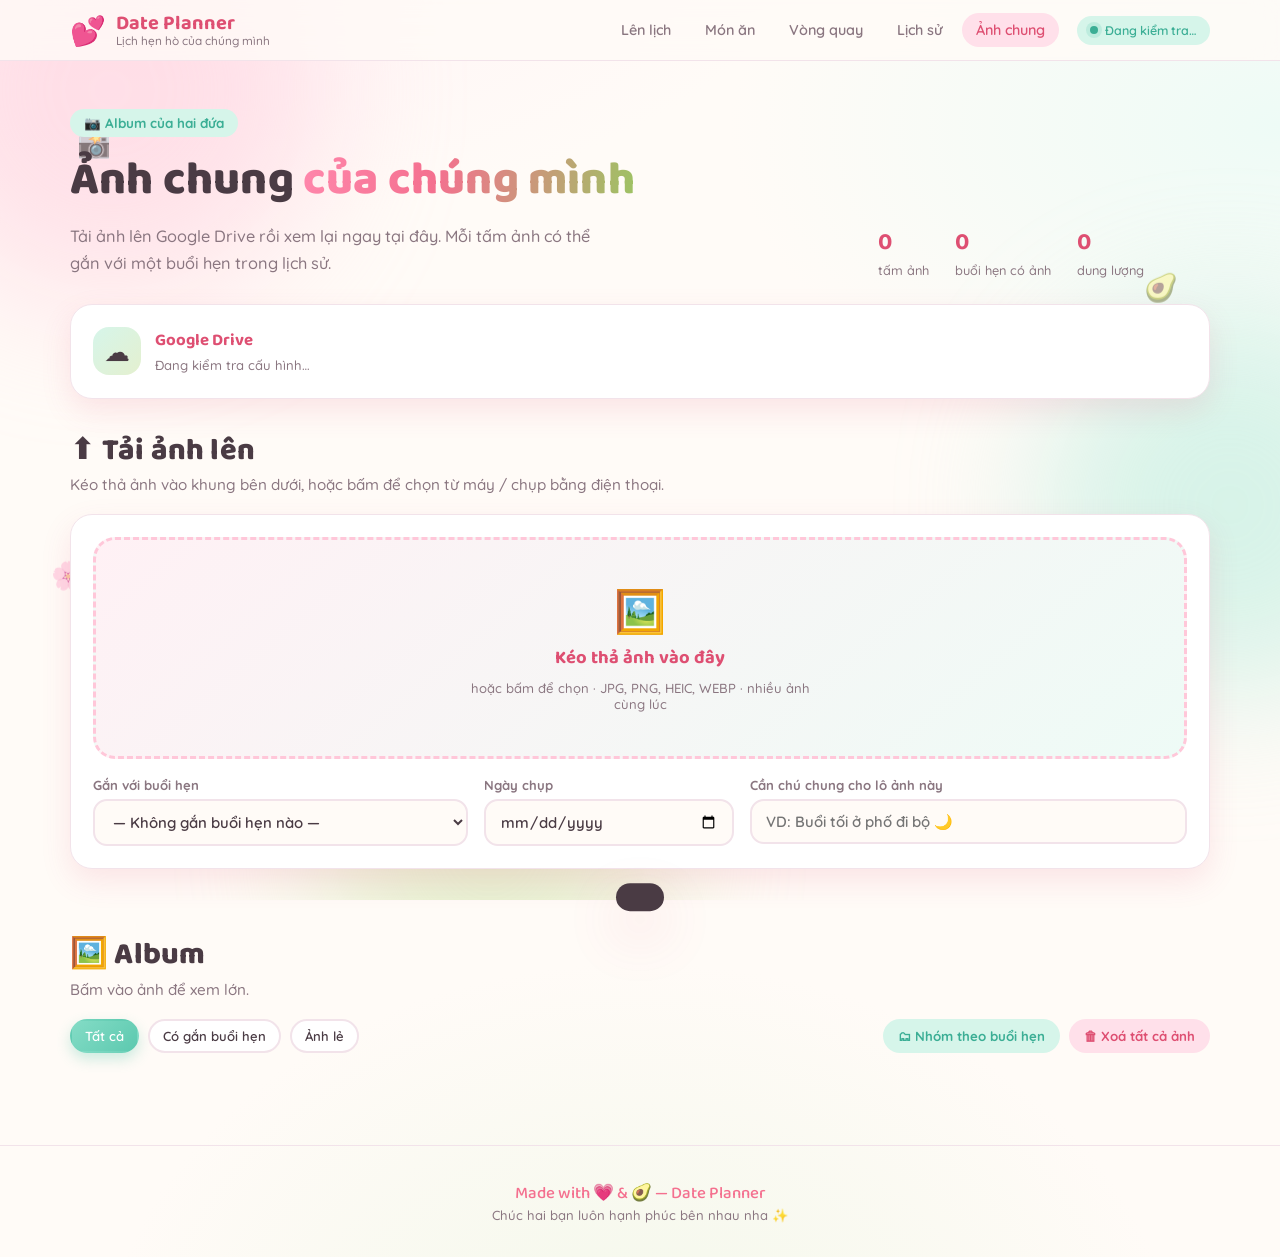
<file: gallery.html>
<!DOCTYPE html>
<html lang="vi">
<head>
<meta charset="UTF-8" />
<meta name="viewport" content="width=device-width, initial-scale=1.0" />
<title>Ảnh Chung 📷 | Date Planner</title>
<meta name="description" content="Album ảnh chung của hai đứa — tải ảnh lên Google Drive và xem ngay trên web." />
<link rel="icon" href="data:image/svg+xml,<svg xmlns='http://www.w3.org/2000/svg' viewBox='0 0 100 100'><text y='.9em' font-size='90'>📷</text></svg>" />
<link rel="preconnect" href="https://fonts.googleapis.com" />
<link rel="preconnect" href="https://fonts.gstatic.com" crossorigin />
<link href="https://fonts.googleapis.com/css2?family=Baloo+2:wght@500;600;700;800&family=Quicksand:wght@400;500;600;700&display=swap" rel="stylesheet" />
<link rel="stylesheet" href="assets/css/style.css" />
</head>
<body>

<div class="bg-decor" aria-hidden="true">
  <span class="blob blob-1"></span>
  <span class="blob blob-2"></span>
  <span class="blob blob-3"></span>
  <span class="float f1">📸</span>
  <span class="float f2">🥑</span>
  <span class="float f3">🌸</span>
  <span class="float f4">🫧</span>
</div>

<header class="site-header">
  <div class="wrap header-inner">
    <a class="brand" href="index.html">
      <span class="brand-emoji">💕</span>
      <span class="brand-text">
        <strong>Date Planner</strong>
        <small>Lịch hẹn hò của chúng mình</small>
      </span>
    </a>
    <nav class="top-nav">
      <a href="index.html#plan">Lên lịch</a>
      <a href="index.html#food">Món ăn</a>
      <a href="index.html#wheel">Vòng quay</a>
      <a href="index.html#history">Lịch sử</a>
      <a href="gallery.html" class="current">Ảnh chung</a>
    </nav>
    <div class="store-badge" id="driveBadge" title="Trạng thái Google Drive">
      <span class="dot"></span><span id="driveBadgeText">Đang kiểm tra…</span>
    </div>
  </div>
</header>

<main id="top">

  <section class="wrap gallery-hero">
    <div>
      <p class="eyebrow">📷 Album của hai đứa</p>
      <h1>Ảnh chung <span class="hl">của chúng mình</span></h1>
      <p class="lead">Tải ảnh lên Google Drive rồi xem lại ngay tại đây. Mỗi tấm ảnh có thể gắn với một buổi hẹn trong lịch sử.</p>
    </div>
    <div class="gallery-stats">
      <div><b id="gsTotal">0</b><span>tấm ảnh</span></div>
      <div><b id="gsDates">0</b><span>buổi hẹn có ảnh</span></div>
      <div><b id="gsSize">0</b><span>dung lượng</span></div>
    </div>
  </section>

  <!-- ---------- Kết nối Drive ---------- -->
  <section class="wrap">
    <div class="card drive-bar" id="driveBar">
      <div class="drive-info">
        <span class="drive-icon">☁️</span>
        <div>
          <b id="driveTitle">Google Drive</b>
          <p class="tiny" id="driveDesc">Đang kiểm tra cấu hình…</p>
        </div>
      </div>
      <div class="drive-actions">
        <button class="btn btn-primary" id="driveSignIn" hidden>Kết nối Google Drive</button>
        <button class="btn btn-ghost btn-mini" id="driveSignOut" hidden>Ngắt kết nối</button>
        <a class="btn btn-ghost btn-mini" id="driveOpen" href="#" target="_blank" rel="noopener" hidden>Mở thư mục Drive ↗</a>
      </div>
    </div>
  </section>

  <!-- ---------- Tải ảnh lên ---------- -->
  <section class="wrap panel" id="upload">
    <div class="panel-head">
      <h2>⬆️ Tải ảnh lên</h2>
      <p>Kéo thả ảnh vào khung bên dưới, hoặc bấm để chọn từ máy / chụp bằng điện thoại.</p>
    </div>

    <div class="card">
      <div class="dropzone" id="dropzone" tabindex="0" role="button" aria-label="Chọn hoặc kéo thả ảnh vào đây">
        <span class="dz-emoji">🖼️</span>
        <b>Kéo thả ảnh vào đây</b>
        <span class="tiny">hoặc bấm để chọn · JPG, PNG, HEIC, WEBP · nhiều ảnh cùng lúc</span>
        <input type="file" id="fileInput" accept="image/*" multiple hidden />
      </div>

      <div class="upload-meta">
        <label class="field">
          <span>Gắn với buổi hẹn</span>
          <select id="linkDate" class="select"><option value="">— Không gắn buổi hẹn nào —</option></select>
        </label>
        <label class="field">
          <span>Ngày chụp</span>
          <input type="date" id="takenAt" />
        </label>
        <label class="field">
          <span>Cần chú chung cho lô ảnh này</span>
          <input type="text" id="captionInput" placeholder="VD: Buổi tối ở phố đi bộ 🌙" />
        </label>
      </div>

      <div class="queue" id="queue" hidden></div>
    </div>
  </section>

  <!-- ---------- Album ---------- -->
  <section class="wrap panel" id="album">
    <div class="panel-head">
      <h2>🖼️ Album</h2>
      <p>Bấm vào ảnh để xem lớn.</p>
    </div>

    <div class="history-toolbar">
      <div class="chip-row small" id="albumFilters">
        <button class="chip active" data-gf="all">Tất cả</button>
        <button class="chip" data-gf="linked">Có gắn buổi hẹn</button>
        <button class="chip" data-gf="free">Ảnh lẻ</button>
      </div>
      <div class="history-tools">
        <button class="btn btn-mini" id="groupToggle">🗂 Nhóm theo buổi hẹn</button>
        <button class="btn btn-mini btn-danger" id="clearPhotos">🗑 Xoá tất cả ảnh</button>
      </div>
    </div>

    <div id="albumBody"></div>
  </section>

</main>

<footer class="site-footer">
  <div class="wrap">
    <p>Made with 💗 &amp; 🥑 — Date Planner</p>
    <p class="tiny">Chúc hai bạn luôn hạnh phúc bên nhau nha ✨</p>
  </div>
</footer>

<!-- Lightbox -->
<div class="lightbox" id="lightbox" hidden>
  <button class="lb-close" id="lbClose" aria-label="Đóng">×</button>
  <button class="lb-nav lb-prev" id="lbPrev" aria-label="Ảnh trước">‹</button>
  <figure class="lb-figure">
    <img id="lbImg" alt="" />
    <figcaption id="lbCap"></figcaption>
  </figure>
  <button class="lb-nav lb-next" id="lbNext" aria-label="Ảnh sau">›</button>
</div>

<div class="toast" id="toast" role="status" aria-live="polite"></div>

<script type="module" src="assets/js/gallery.js"></script>
</body>
</html>
</file>
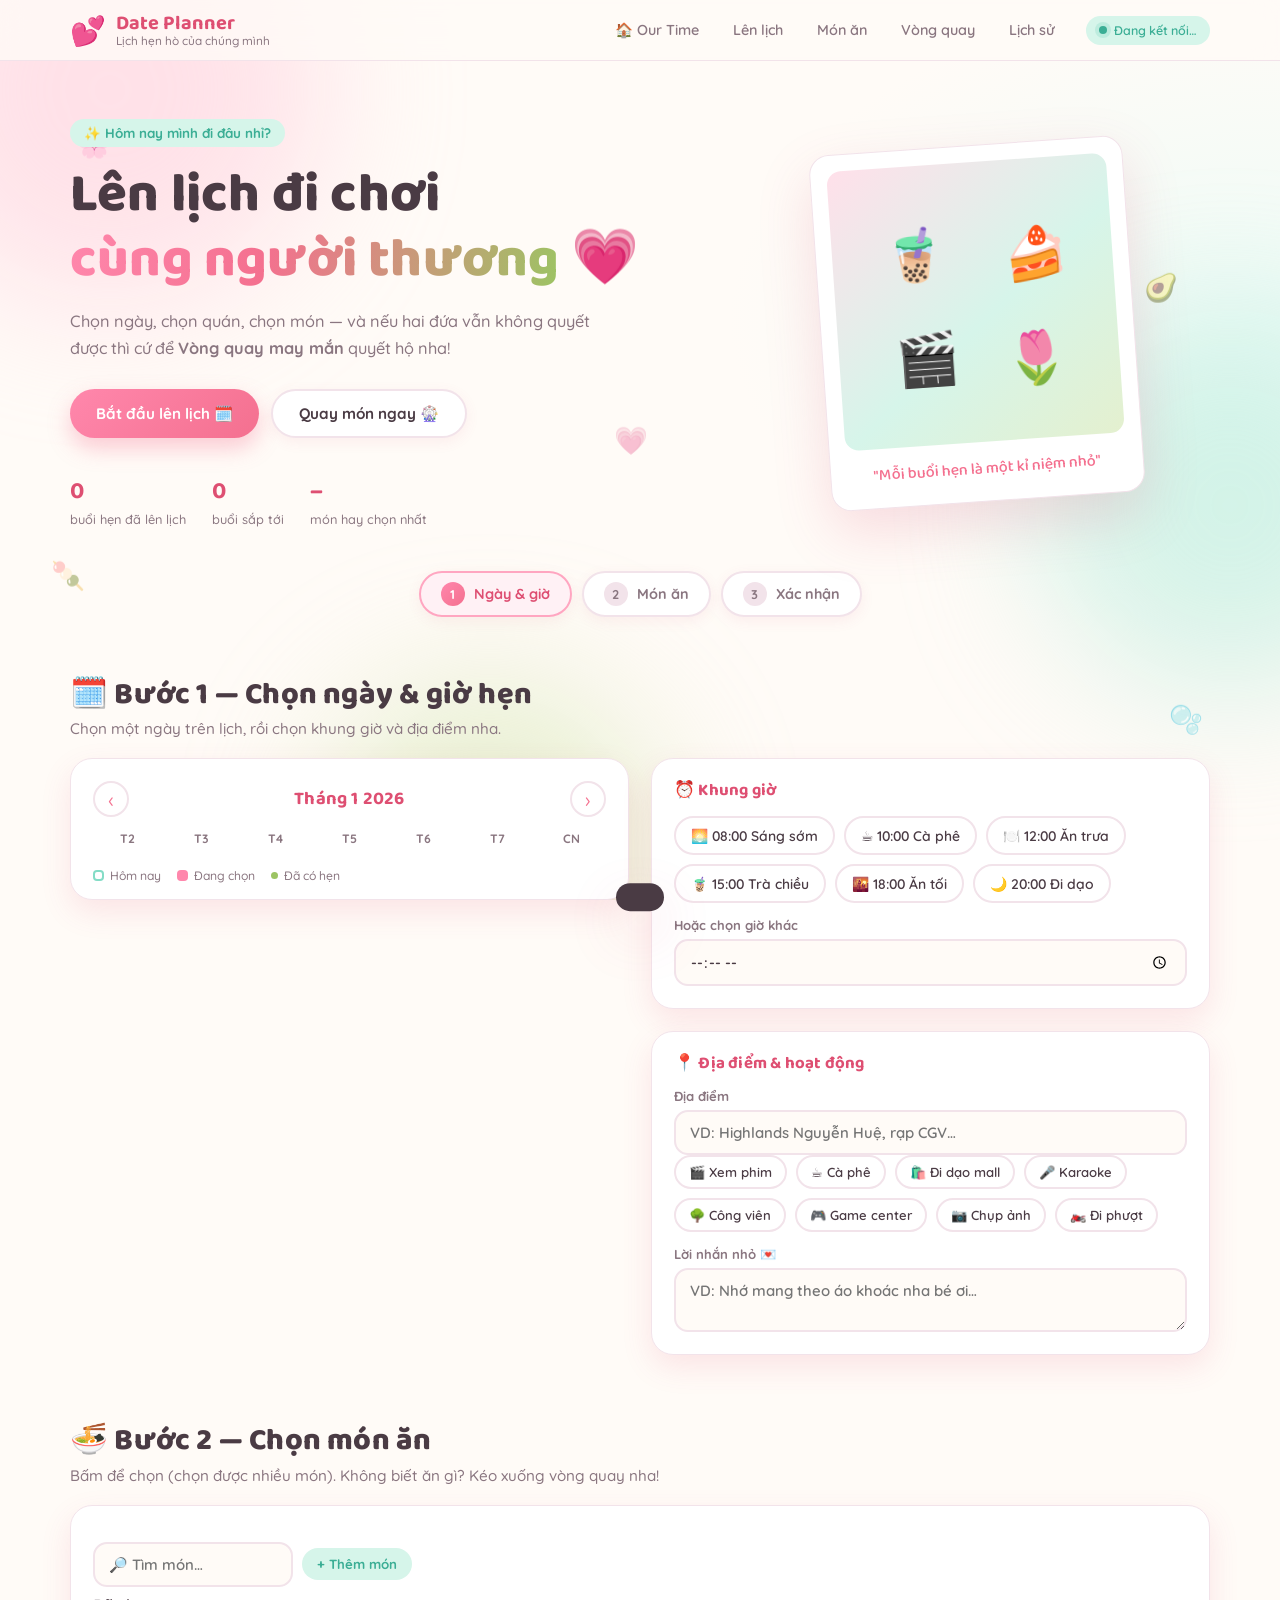
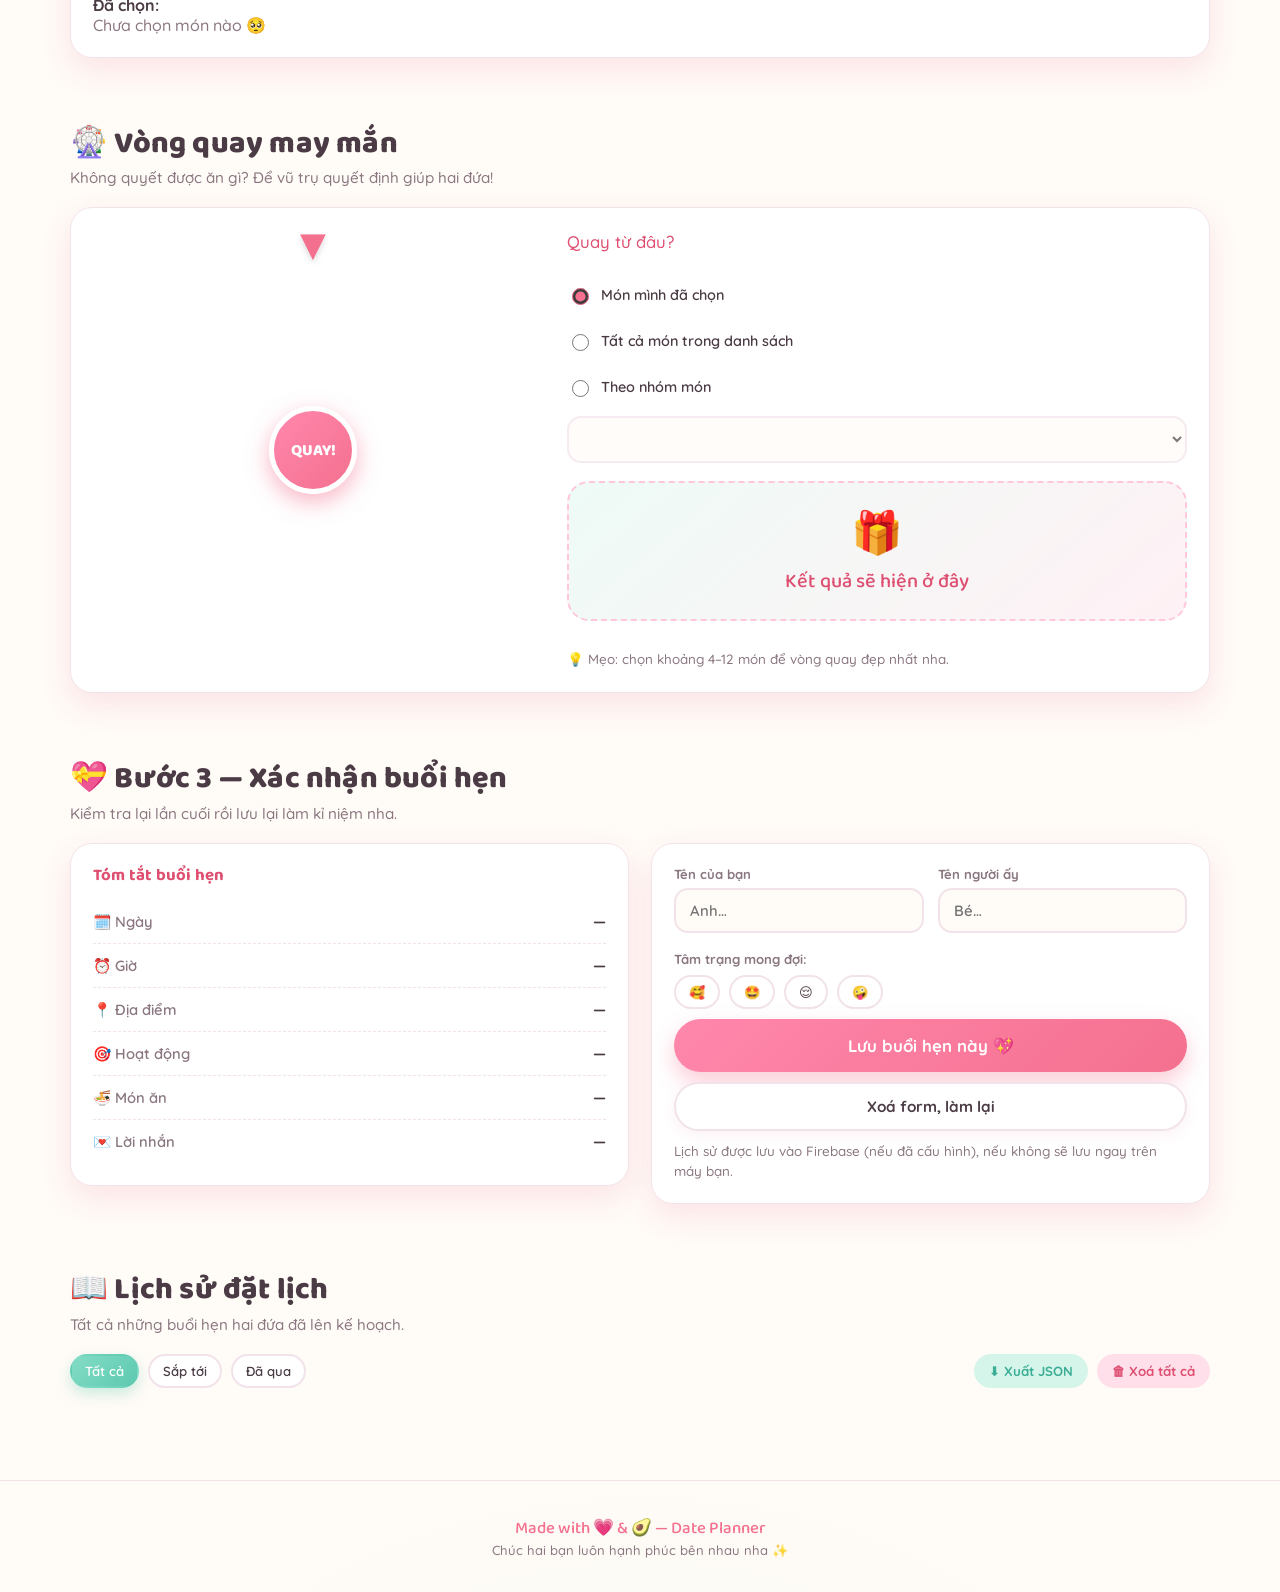
<file: planner.html>
<!DOCTYPE html>
<html lang="vi">
<head>
<meta charset="UTF-8" />
<meta name="viewport" content="width=device-width, initial-scale=1.0" />
<title>Lịch Hẹn Hò 💕 | Date Planner</title>
<meta name="description" content="Lên lịch đi chơi cùng người thương: chọn ngày, chọn món ăn, quay random món và lưu lại lịch sử." />
<link rel="icon" href="data:image/svg+xml,<svg xmlns='http://www.w3.org/2000/svg' viewBox='0 0 100 100'><text y='.9em' font-size='90'>💕</text></svg>" />
<link rel="preconnect" href="https://fonts.googleapis.com" />
<link rel="preconnect" href="https://fonts.gstatic.com" crossorigin />
<link href="https://fonts.googleapis.com/css2?family=Baloo+2:wght@500;600;700;800&family=Quicksand:wght@400;500;600;700&display=swap" rel="stylesheet" />
<link rel="stylesheet" href="assets/css/style.css" />
</head>
<body>

<div class="bg-decor" aria-hidden="true">
  <span class="blob blob-1"></span>
  <span class="blob blob-2"></span>
  <span class="blob blob-3"></span>
  <span class="float f1">🌸</span>
  <span class="float f2">🥑</span>
  <span class="float f3">🍡</span>
  <span class="float f4">🫧</span>
  <span class="float f5">💗</span>
</div>

<!-- ============ HEADER ============ -->
<header class="site-header">
  <div class="wrap header-inner">
    <a class="brand" href="index.html" title="Về trang chủ Our Time">
      <span class="brand-emoji">💕</span>
      <span class="brand-text">
        <strong>Date Planner</strong>
        <small>Lịch hẹn hò của chúng mình</small>
      </span>
    </a>
    <nav class="top-nav">
      <a href="index.html">🏠 Our Time</a>
      <a href="#plan">Lên lịch</a>
      <a href="#food">Món ăn</a>
      <a href="#wheel">Vòng quay</a>
      <a href="#history">Lịch sử</a>
    </nav>
    <div class="store-badge" id="storeBadge" title="Trạng thái lưu trữ">
      <span class="dot"></span><span id="storeBadgeText">Đang kết nối…</span>
    </div>
  </div>
</header>

<main id="top">

  <!-- ============ HERO ============ -->
  <section class="hero wrap">
    <div class="hero-text">
      <p class="eyebrow">✨ Hôm nay mình đi đâu nhỉ?</p>
      <h1>Lên lịch đi chơi<br /><span class="hl">cùng người thương</span> 💗</h1>
      <p class="lead">Chọn ngày, chọn quán, chọn món — và nếu hai đứa vẫn không quyết được thì cứ để <b>Vòng quay may mắn</b> quyết hộ nha!</p>
      <div class="hero-actions">
        <a href="#plan" class="btn btn-primary">Bắt đầu lên lịch 🗓️</a>
        <a href="#wheel" class="btn btn-ghost">Quay món ngay 🎡</a>
      </div>
      <div class="hero-stats">
        <div><b id="statCount">0</b><span>buổi hẹn đã lên lịch</span></div>
        <div><b id="statUpcoming">0</b><span>buổi sắp tới</span></div>
        <div><b id="statFav">–</b><span>món hay chọn nhất</span></div>
      </div>
    </div>
    <div class="hero-card">
      <div class="polaroid">
        <div class="polaroid-img">
          <span class="pi pi-1">🧋</span><span class="pi pi-2">🍰</span><span class="pi pi-3">🎬</span><span class="pi pi-4">🌷</span>
        </div>
        <p class="polaroid-cap">"Mỗi buổi hẹn là một kỉ niệm nhỏ"</p>
      </div>
    </div>
  </section>

  <!-- ============ STEPPER ============ -->
  <div class="wrap">
    <ol class="stepper" id="stepper">
      <li class="active" data-step="1"><span>1</span>Ngày &amp; giờ</li>
      <li data-step="2"><span>2</span>Món ăn</li>
      <li data-step="3"><span>3</span>Xác nhận</li>
    </ol>
  </div>

  <!-- ============ BƯỚC 1: NGÀY & GIỜ ============ -->
  <section class="wrap panel" id="plan">
    <div class="panel-head">
      <h2>🗓️ Bước 1 — Chọn ngày &amp; giờ hẹn</h2>
      <p>Chọn một ngày trên lịch, rồi chọn khung giờ và địa điểm nha.</p>
    </div>

    <div class="grid-2">
      <!-- Calendar -->
      <div class="card calendar-card">
        <div class="cal-head">
          <button class="cal-nav" id="prevMonth" aria-label="Tháng trước">‹</button>
          <h3 id="calTitle">Tháng 1 2026</h3>
          <button class="cal-nav" id="nextMonth" aria-label="Tháng sau">›</button>
        </div>
        <div class="cal-dow">
          <span>T2</span><span>T3</span><span>T4</span><span>T5</span><span>T6</span><span>T7</span><span>CN</span>
        </div>
        <div class="cal-grid" id="calGrid"></div>
        <div class="cal-legend">
          <span><i class="lg lg-today"></i> Hôm nay</span>
          <span><i class="lg lg-sel"></i> Đang chọn</span>
          <span><i class="lg lg-has"></i> Đã có hẹn</span>
        </div>
      </div>

      <!-- Time + place -->
      <div class="stack">
        <div class="card">
          <h3 class="card-title">⏰ Khung giờ</h3>
          <div class="chip-row" id="timeSlots">
            <button class="chip" data-time="08:00">🌅 08:00 Sáng sớm</button>
            <button class="chip" data-time="10:00">☕ 10:00 Cà phê</button>
            <button class="chip" data-time="12:00">🍽️ 12:00 Ăn trưa</button>
            <button class="chip" data-time="15:00">🧋 15:00 Trà chiều</button>
            <button class="chip" data-time="18:00">🌇 18:00 Ăn tối</button>
            <button class="chip" data-time="20:00">🌙 20:00 Đi dạo</button>
          </div>
          <label class="field">
            <span>Hoặc chọn giờ khác</span>
            <input type="time" id="customTime" />
          </label>
        </div>

        <div class="card">
          <h3 class="card-title">📍 Địa điểm &amp; hoạt động</h3>
          <label class="field">
            <span>Địa điểm</span>
            <input type="text" id="placeInput" placeholder="VD: Highlands Nguyễn Huệ, rạp CGV…" />
          </label>
          <div class="chip-row small" id="activityChips">
            <button class="chip" data-act="🎬 Xem phim">🎬 Xem phim</button>
            <button class="chip" data-act="☕ Cà phê">☕ Cà phê</button>
            <button class="chip" data-act="🛍️ Đi dạo mall">🛍️ Đi dạo mall</button>
            <button class="chip" data-act="🎤 Karaoke">🎤 Karaoke</button>
            <button class="chip" data-act="🌳 Công viên">🌳 Công viên</button>
            <button class="chip" data-act="🎮 Game center">🎮 Game center</button>
            <button class="chip" data-act="📷 Chụp ảnh">📷 Chụp ảnh</button>
            <button class="chip" data-act="🏍️ Đi phượt">🏍️ Đi phượt</button>
          </div>
          <label class="field">
            <span>Lời nhắn nhỏ 💌</span>
            <textarea id="noteInput" rows="2" placeholder="VD: Nhớ mang theo áo khoác nha bé ơi…"></textarea>
          </label>
        </div>
      </div>
    </div>
  </section>

  <!-- ============ BƯỚC 2: MÓN ĂN ============ -->
  <section class="wrap panel" id="food">
    <div class="panel-head">
      <h2>🍜 Bước 2 — Chọn món ăn</h2>
      <p>Bấm để chọn (chọn được nhiều món). Không biết ăn gì? Kéo xuống vòng quay nha!</p>
    </div>

    <div class="card">
      <div class="food-toolbar">
        <div class="chip-row filters" id="foodFilters"></div>
        <div class="food-search">
          <input type="search" id="foodSearch" placeholder="🔎 Tìm món…" />
          <button class="btn btn-mini" id="addCustomFood">+ Thêm món</button>
        </div>
      </div>
      <div class="food-grid" id="foodGrid"></div>
      <div class="food-selected">
        <b>Đã chọn:</b>
        <div id="selectedFoods" class="tag-row"><span class="muted">Chưa chọn món nào 🥺</span></div>
      </div>
    </div>
  </section>

  <!-- ============ VÒNG QUAY ============ -->
  <section class="wrap panel" id="wheel">
    <div class="panel-head">
      <h2>🎡 Vòng quay may mắn</h2>
      <p>Không quyết được ăn gì? Để vũ trụ quyết định giúp hai đứa!</p>
    </div>

    <div class="card wheel-card">
      <div class="wheel-wrap">
        <div class="wheel-pointer">▼</div>
        <canvas id="wheelCanvas" width="440" height="440" role="img" aria-label="Vòng quay chọn món ăn"></canvas>
        <button class="wheel-center" id="spinBtn">QUAY!</button>
      </div>
      <div class="wheel-side">
        <div class="wheel-source">
          <p class="card-title">Quay từ đâu?</p>
          <label class="radio"><input type="radio" name="wheelSrc" value="selected" checked /> <span>Món mình đã chọn</span></label>
          <label class="radio"><input type="radio" name="wheelSrc" value="all" /> <span>Tất cả món trong danh sách</span></label>
          <label class="radio"><input type="radio" name="wheelSrc" value="category" /> <span>Theo nhóm món</span></label>
          <select id="wheelCategory" class="select" disabled></select>
        </div>
        <div class="wheel-result" id="wheelResult">
          <span class="wr-emoji">🎁</span>
          <p class="wr-label">Kết quả sẽ hiện ở đây</p>
          <button class="btn btn-mini btn-mint" id="useResultBtn" hidden>Thêm món này vào lịch ✔</button>
        </div>
        <p class="hint">💡 Mẹo: chọn khoảng 4–12 món để vòng quay đẹp nhất nha.</p>
      </div>
    </div>
  </section>

  <!-- ============ BƯỚC 3: XÁC NHẬN ============ -->
  <section class="wrap panel" id="confirm">
    <div class="panel-head">
      <h2>💝 Bước 3 — Xác nhận buổi hẹn</h2>
      <p>Kiểm tra lại lần cuối rồi lưu lại làm kỉ niệm nha.</p>
    </div>

    <div class="grid-2">
      <div class="card summary-card">
        <h3 class="card-title">Tóm tắt buổi hẹn</h3>
        <ul class="summary">
          <li><span>🗓️ Ngày</span><b id="sumDate">—</b></li>
          <li><span>⏰ Giờ</span><b id="sumTime">—</b></li>
          <li><span>📍 Địa điểm</span><b id="sumPlace">—</b></li>
          <li><span>🎯 Hoạt động</span><b id="sumAct">—</b></li>
          <li><span>🍜 Món ăn</span><b id="sumFood">—</b></li>
          <li><span>💌 Lời nhắn</span><b id="sumNote">—</b></li>
        </ul>
      </div>
      <div class="card confirm-card">
        <div class="couple">
          <label class="field"><span>Tên của bạn</span><input type="text" id="meInput" placeholder="Anh…" /></label>
          <label class="field"><span>Tên người ấy</span><input type="text" id="herInput" placeholder="Bé…" /></label>
        </div>
        <div class="mood-row">
          <span>Tâm trạng mong đợi:</span>
          <div class="chip-row small" id="moodChips">
            <button class="chip" data-mood="🥰 Ngọt ngào">🥰</button>
            <button class="chip" data-mood="🤩 Hào hứng">🤩</button>
            <button class="chip" data-mood="😌 Nhẹ nhàng">😌</button>
            <button class="chip" data-mood="🤪 Quậy tưng">🤪</button>
          </div>
        </div>
        <button class="btn btn-primary btn-lg btn-block" id="saveBtn">Lưu buổi hẹn này 💖</button>
        <button class="btn btn-ghost btn-block" id="resetBtn">Xoá form, làm lại</button>
        <p class="hint" id="saveHint">Lịch sử được lưu vào Firebase (nếu đã cấu hình), nếu không sẽ lưu ngay trên máy bạn.</p>
      </div>
    </div>
  </section>

  <!-- ============ LỊCH SỬ ============ -->
  <section class="wrap panel" id="history">
    <div class="panel-head">
      <h2>📖 Lịch sử đặt lịch</h2>
      <p>Tất cả những buổi hẹn hai đứa đã lên kế hoạch.</p>
    </div>

    <div class="history-toolbar">
      <div class="chip-row small" id="historyFilters">
        <button class="chip active" data-hf="all">Tất cả</button>
        <button class="chip" data-hf="upcoming">Sắp tới</button>
        <button class="chip" data-hf="past">Đã qua</button>
      </div>
      <div class="history-tools">
        <button class="btn btn-mini" id="exportBtn">⬇ Xuất JSON</button>
        <button class="btn btn-mini btn-danger" id="clearAllBtn">🗑 Xoá tất cả</button>
      </div>
    </div>

    <div class="history-list" id="historyList"></div>
  </section>

</main>

<footer class="site-footer">
  <div class="wrap">
    <p>Made with 💗 &amp; 🥑 — Date Planner</p>
    <p class="tiny">Chúc hai bạn luôn hạnh phúc bên nhau nha ✨</p>
  </div>
</footer>

<!-- Toast -->
<div class="toast" id="toast" role="status" aria-live="polite"></div>

<!-- Confetti canvas -->
<canvas id="confetti" class="confetti"></canvas>

<script type="module" src="assets/js/app.js"></script>
</body>
</html>
</file>
<file: assets/css/style.css>
/* ============================================================
   Date Planner — Cute pink / mint / avocado theme
   ============================================================ */

:root{
  /* --- Bảng màu chính --- */
  --pink-50:#FFF1F5;
  --pink-100:#FFE0EA;
  --pink-200:#FFC7D9;
  --pink-300:#FFA6C1;
  --pink-400:#FF87AC;
  --pink-500:#F4708F;
  --pink-600:#DE4F72;

  --mint-50:#EEFBF6;
  --mint-100:#D6F5EA;
  --mint-200:#B0EBDA;
  --mint-300:#84DCC6;
  --mint-400:#5CC9AF;
  --mint-500:#3BAE95;

  --avo-50:#F3F8EA;
  --avo-100:#E4F0CF;
  --avo-200:#CFE4AA;
  --avo-300:#B7D686;
  --avo-400:#9CC463;
  --avo-500:#7CA648;

  --cream:#FFFBF7;
  --ink:#4A3B44;
  --ink-soft:#8A7680;
  --line:#F2E3EA;
  --white:#fff;

  --radius:22px;
  --radius-sm:14px;
  --shadow-sm:0 4px 14px rgba(222,79,114,.08);
  --shadow:0 12px 30px rgba(222,79,114,.13);
  --shadow-lg:0 22px 55px rgba(222,79,114,.18);
  --font-head:'Baloo 2', system-ui, sans-serif;
  --font-body:'Quicksand', system-ui, -apple-system, sans-serif;
}

*{box-sizing:border-box}
[hidden]{display:none!important}
html{scroll-behavior:smooth}
body{
  margin:0;
  font-family:var(--font-body);
  color:var(--ink);
  background:
    radial-gradient(1200px 600px at 10% -10%, var(--pink-50) 0%, transparent 60%),
    radial-gradient(1000px 600px at 100% 10%, var(--mint-50) 0%, transparent 55%),
    radial-gradient(900px 700px at 50% 110%, var(--avo-50) 0%, transparent 60%),
    var(--cream);
  min-height:100vh;
  overflow-x:hidden;
  font-weight:500;
}
h1,h2,h3,h4{font-family:var(--font-head);margin:0;line-height:1.2;letter-spacing:.2px}
p{margin:0}
button{font-family:inherit;cursor:pointer}
a{color:inherit;text-decoration:none}

.wrap{width:min(1140px,92vw);margin-inline:auto}
.muted{color:var(--ink-soft)}
.tiny{font-size:.82rem}
.hint{font-size:.84rem;color:var(--ink-soft);margin-top:10px;line-height:1.5}

/* ---------- background decor ---------- */
.bg-decor{position:fixed;inset:0;pointer-events:none;z-index:0;overflow:hidden}
.blob{position:absolute;border-radius:50%;filter:blur(70px);opacity:.5}
.blob-1{width:420px;height:420px;background:var(--pink-200);top:-120px;left:-100px;animation:drift 18s ease-in-out infinite}
.blob-2{width:380px;height:380px;background:var(--mint-200);top:35%;right:-140px;animation:drift 22s ease-in-out infinite reverse}
.blob-3{width:340px;height:340px;background:var(--avo-200);bottom:-120px;left:25%;animation:drift 26s ease-in-out infinite}
@keyframes drift{0%,100%{transform:translate(0,0)}50%{transform:translate(40px,-30px)}}
.float{position:absolute;font-size:1.7rem;opacity:.55;animation:floaty 9s ease-in-out infinite}
.f1{top:14%;left:6%}
.f2{top:30%;right:8%;animation-delay:-2s}
.f3{top:62%;left:4%;animation-delay:-4s}
.f4{top:78%;right:6%;animation-delay:-1s}
.f5{top:47%;left:48%;animation-delay:-6s;opacity:.3}
@keyframes floaty{0%,100%{transform:translateY(0) rotate(-6deg)}50%{transform:translateY(-22px) rotate(8deg)}}

main,.site-header,.site-footer{position:relative;z-index:1}

/* ---------- header ---------- */
.site-header{
  position:sticky;top:0;z-index:50;
  backdrop-filter:blur(14px);
  background:rgba(255,251,247,.82);
  border-bottom:1px solid var(--line);
}
.header-inner{display:flex;align-items:center;gap:18px;padding:12px 0}
.brand{display:flex;align-items:center;gap:10px;margin-right:auto}
.brand-emoji{font-size:1.8rem;animation:beat 1.6s ease-in-out infinite}
@keyframes beat{0%,100%{transform:scale(1)}25%{transform:scale(1.18)}40%{transform:scale(1)}60%{transform:scale(1.12)}}
.brand-text{display:flex;flex-direction:column;line-height:1.1}
.brand-text strong{font-family:var(--font-head);font-size:1.25rem;color:var(--pink-600)}
.brand-text small{font-size:.74rem;color:var(--ink-soft)}
.top-nav{display:flex;gap:6px}
.top-nav a{
  padding:8px 14px;border-radius:999px;font-size:.9rem;font-weight:600;
  color:var(--ink-soft);transition:.2s;
}
.top-nav a:hover{background:var(--pink-100);color:var(--pink-600)}
.store-badge{
  display:flex;align-items:center;gap:7px;font-size:.78rem;font-weight:600;
  background:var(--mint-100);color:var(--mint-500);
  padding:7px 13px;border-radius:999px;white-space:nowrap;
}
.store-badge .dot{width:8px;height:8px;border-radius:50%;background:currentColor;box-shadow:0 0 0 4px rgba(92,201,175,.2)}
.store-badge.local{background:var(--avo-100);color:var(--avo-500)}
.store-badge.local .dot{box-shadow:0 0 0 4px rgba(156,196,99,.22)}

/* ---------- hero ---------- */
.hero{display:grid;grid-template-columns:1.15fr .85fr;gap:44px;align-items:center;padding:58px 0 34px}
.eyebrow{
  display:inline-block;background:var(--mint-100);color:var(--mint-500);
  font-weight:700;font-size:.84rem;padding:6px 14px;border-radius:999px;margin-bottom:16px;
}
.hero h1{font-size:clamp(2.1rem,4.6vw,3.4rem);font-weight:800}
.hl{
  background:linear-gradient(100deg,var(--pink-400),var(--pink-500) 40%,var(--avo-400));
  -webkit-background-clip:text;background-clip:text;color:transparent;
}
.lead{margin-top:14px;font-size:1.02rem;line-height:1.7;color:var(--ink-soft);max-width:52ch}
.hero-actions{display:flex;gap:12px;margin-top:26px;flex-wrap:wrap}
.hero-stats{display:flex;gap:26px;margin-top:34px;flex-wrap:wrap}
.hero-stats div{display:flex;flex-direction:column}
.hero-stats b{font-family:var(--font-head);font-size:1.5rem;color:var(--pink-600)}
.hero-stats span{font-size:.8rem;color:var(--ink-soft)}

.hero-card{display:flex;justify-content:center}
.polaroid{
  background:var(--white);padding:16px 16px 20px;border-radius:20px;
  box-shadow:var(--shadow-lg);transform:rotate(-4deg);transition:.35s;
  border:1px solid var(--line);
}
.polaroid:hover{transform:rotate(1deg) translateY(-6px)}
.polaroid-img{
  width:280px;height:280px;border-radius:14px;position:relative;
  background:linear-gradient(140deg,var(--pink-100),var(--mint-100) 55%,var(--avo-100));
  display:grid;place-items:center;overflow:hidden;
}
.polaroid-img .pi{position:absolute;font-size:3.2rem;animation:floaty 7s ease-in-out infinite}
.pi-1{top:20%;left:18%}
.pi-2{top:22%;right:16%;animation-delay:-2s}
.pi-3{bottom:20%;left:20%;animation-delay:-4s}
.pi-4{bottom:18%;right:18%;animation-delay:-1s}
.polaroid-cap{
  text-align:center;margin-top:14px;font-family:var(--font-head);
  font-size:1rem;color:var(--pink-500);
}

/* ---------- buttons ---------- */
.btn{
  display:inline-flex;align-items:center;justify-content:center;gap:8px;
  border:none;border-radius:999px;padding:13px 26px;font-weight:700;font-size:.95rem;
  transition:transform .18s, box-shadow .18s, background .18s;
}
.btn:active{transform:translateY(1px) scale(.98)}
.btn-primary{
  background:linear-gradient(135deg,var(--pink-400),var(--pink-500));
  color:#fff;box-shadow:0 10px 22px rgba(244,112,143,.35);
}
.btn-primary:hover{transform:translateY(-2px);box-shadow:0 14px 28px rgba(244,112,143,.45)}
.btn-ghost{background:var(--white);color:var(--ink);border:2px solid var(--line);box-shadow:var(--shadow-sm)}
.btn-ghost:hover{border-color:var(--pink-200);color:var(--pink-600)}
.btn-mint{background:linear-gradient(135deg,var(--mint-300),var(--mint-400));color:#fff}
.btn-mini{padding:8px 15px;font-size:.83rem;border-radius:999px;background:var(--mint-100);color:var(--mint-500);border:none}
.btn-mini:hover{background:var(--mint-200)}
.btn-danger{background:var(--pink-100);color:var(--pink-600)}
.btn-danger:hover{background:var(--pink-200)}
.btn-lg{padding:16px 28px;font-size:1.05rem}
.btn-block{width:100%;margin-top:10px}

/* ---------- stepper ---------- */
.stepper{
  display:flex;gap:10px;list-style:none;padding:0;margin:10px 0 26px;
  flex-wrap:wrap;justify-content:center;
}
.stepper li{
  display:flex;align-items:center;gap:9px;background:var(--white);
  border:2px solid var(--line);border-radius:999px;padding:9px 20px;
  font-weight:700;font-size:.9rem;color:var(--ink-soft);box-shadow:var(--shadow-sm);
  transition:.25s;
}
.stepper li span{
  width:24px;height:24px;border-radius:50%;background:var(--line);color:var(--ink-soft);
  display:grid;place-items:center;font-size:.8rem;
}
.stepper li.done{border-color:var(--avo-200);color:var(--avo-500);background:var(--avo-50)}
.stepper li.done span{background:var(--avo-300);color:#fff}
.stepper li.active{border-color:var(--pink-300);color:var(--pink-600);background:var(--pink-50)}
.stepper li.active span{background:linear-gradient(135deg,var(--pink-400),var(--pink-500));color:#fff}

/* ---------- panels & cards ---------- */
.panel{padding:34px 0}
.panel-head{margin-bottom:20px}
.panel-head h2{font-size:clamp(1.4rem,2.6vw,1.9rem);font-weight:800}
.panel-head p{color:var(--ink-soft);margin-top:6px;font-size:.95rem}
.card{
  background:var(--white);border:1px solid var(--line);border-radius:var(--radius);
  padding:22px;box-shadow:var(--shadow);
}
.card-title{font-size:1.05rem;margin-bottom:14px;color:var(--pink-600)}
.grid-2{display:grid;grid-template-columns:1fr 1fr;gap:22px;align-items:start}
.stack{display:flex;flex-direction:column;gap:22px}

/* ---------- calendar ---------- */
.calendar-card{padding-bottom:16px}
.cal-head{display:flex;align-items:center;justify-content:space-between;margin-bottom:14px}
.cal-head h3{font-size:1.15rem;color:var(--pink-600)}
.cal-nav{
  width:36px;height:36px;border-radius:50%;border:2px solid var(--line);
  background:var(--white);font-size:1.3rem;line-height:1;color:var(--pink-500);
  display:grid;place-items:center;transition:.2s;
}
.cal-nav:hover{background:var(--pink-100);border-color:var(--pink-200)}
.cal-dow{display:grid;grid-template-columns:repeat(7,1fr);gap:6px;margin-bottom:8px}
.cal-dow span{text-align:center;font-size:.76rem;font-weight:700;color:var(--ink-soft)}
.cal-grid{display:grid;grid-template-columns:repeat(7,1fr);gap:6px}
.cal-day{
  aspect-ratio:1;border:none;background:transparent;border-radius:13px;
  font-weight:700;font-size:.92rem;color:var(--ink);position:relative;
  transition:.18s;display:grid;place-items:center;
}
.cal-day:hover:not(:disabled){background:var(--pink-100);transform:scale(1.06)}
.cal-day.out{color:#DCD2D7;pointer-events:none}
.cal-day:disabled{color:#DCD2D7;cursor:not-allowed;text-decoration:line-through}
.cal-day.today{box-shadow:inset 0 0 0 2px var(--mint-300);color:var(--mint-500)}
.cal-day.selected{background:linear-gradient(135deg,var(--pink-400),var(--pink-500));color:#fff;box-shadow:0 6px 16px rgba(244,112,143,.4)}
.cal-day.has-date::after{
  content:'';position:absolute;bottom:6px;width:5px;height:5px;border-radius:50%;
  background:var(--avo-400);
}
.cal-day.selected.has-date::after{background:#fff}
.cal-legend{display:flex;gap:16px;flex-wrap:wrap;margin-top:14px;font-size:.76rem;color:var(--ink-soft)}
.cal-legend span{display:flex;align-items:center;gap:6px}
.lg{width:11px;height:11px;border-radius:4px;display:inline-block}
.lg-today{box-shadow:inset 0 0 0 2px var(--mint-300)}
.lg-sel{background:var(--pink-400)}
.lg-has{background:var(--avo-400);border-radius:50%;width:7px;height:7px}

/* ---------- chips & fields ---------- */
.chip-row{display:flex;flex-wrap:wrap;gap:9px}
.chip{
  border:2px solid var(--line);background:var(--white);color:var(--ink);
  border-radius:999px;padding:9px 15px;font-size:.87rem;font-weight:600;transition:.18s;
}
.chip:hover{border-color:var(--mint-200);background:var(--mint-50);transform:translateY(-1px)}
.chip.active{
  background:linear-gradient(135deg,var(--mint-300),var(--mint-400));
  border-color:transparent;color:#fff;box-shadow:0 6px 14px rgba(92,201,175,.32);
}
.chip-row.small .chip{padding:7px 13px;font-size:.82rem}
.chip-row.filters .chip.active{background:linear-gradient(135deg,var(--avo-300),var(--avo-400))}

.field{display:flex;flex-direction:column;gap:6px;margin-top:14px}
.field > span{font-size:.82rem;font-weight:700;color:var(--ink-soft)}
input[type=text],input[type=time],input[type=search],textarea,.select{
  width:100%;border:2px solid var(--line);border-radius:var(--radius-sm);
  padding:11px 14px;font-family:inherit;font-size:.93rem;font-weight:600;color:var(--ink);
  background:var(--cream);transition:.2s;
}
input:focus,textarea:focus,.select:focus{
  outline:none;border-color:var(--pink-300);background:#fff;
  box-shadow:0 0 0 4px var(--pink-50);
}
textarea{resize:vertical}
.radio{display:flex;align-items:center;gap:9px;padding:7px 0;font-size:.9rem;font-weight:600;cursor:pointer}
.radio input{accent-color:var(--pink-500);width:17px;height:17px}

/* ---------- food ---------- */
.pick-card + .pick-card,.pick-card + .picked-card{margin-top:18px}
.pick-head{display:flex;justify-content:space-between;align-items:center;gap:16px;flex-wrap:wrap;margin-bottom:14px}
.pick-head .card-title{margin-bottom:0;display:flex;align-items:center;gap:9px}
.pick-hint{
  font-family:var(--font-body);font-size:.7rem;font-weight:800;letter-spacing:.4px;
  text-transform:uppercase;background:var(--mint-100);color:var(--mint-500);
  padding:3px 9px;border-radius:999px;
}
.food-search{display:flex;gap:9px;align-items:center}
.food-search input{width:200px}
#foodFilters{margin-bottom:14px}
.drink-grid{max-height:none}
.food-grid{
  display:grid;grid-template-columns:repeat(auto-fill,minmax(126px,1fr));gap:12px;
  max-height:430px;overflow-y:auto;padding:4px;
}
.food-grid::-webkit-scrollbar{width:8px}
.food-grid::-webkit-scrollbar-thumb{background:var(--pink-200);border-radius:99px}
.food-item{
  border:2px solid var(--line);background:var(--white);border-radius:18px;
  padding:14px 8px;text-align:center;transition:.2s;position:relative;
}
.food-item:hover{transform:translateY(-4px) scale(1.03);border-color:var(--pink-200);box-shadow:var(--shadow-sm)}
.food-item .fi-emoji{font-size:2rem;display:block;margin-bottom:6px}
.food-item .fi-name{font-size:.82rem;font-weight:700;line-height:1.3;display:block}
.food-item .fi-cat{font-size:.68rem;color:var(--ink-soft);display:block;margin-top:3px}
.food-item.active{
  border-color:var(--pink-400);background:var(--pink-50);
  box-shadow:0 8px 20px rgba(244,112,143,.22);
}
.food-item.active::before{
  content:'✓';position:absolute;bottom:6px;right:8px;width:20px;height:20px;border-radius:50%;
  background:var(--pink-500);color:#fff;font-size:.72rem;display:grid;place-items:center;
}
/* nút bỏ vào bảng chọn */
.fi-wheel{
  position:absolute;top:5px;right:6px;width:24px;height:24px;border-radius:50%;
  border:none;padding:0;background:var(--line);font-size:.78rem;line-height:1;
  display:grid;place-items:center;opacity:.35;transition:.16s;filter:grayscale(1);
}
.food-item:hover .fi-wheel,.food-item:focus-within .fi-wheel{opacity:1}
/* màn cảm ứng không có hover -> luôn hiện nút */
@media (hover:none),(pointer:coarse){
  .fi-wheel{opacity:.85}
  .fi-del{opacity:.85}
  .photo-actions{opacity:1}
}
.fi-wheel:hover{background:var(--mint-200);transform:scale(1.12)}
.fi-wheel.on{opacity:1;background:var(--mint-300);filter:none;box-shadow:0 3px 8px rgba(92,201,175,.4)}
.food-item.in-wheel{border-color:var(--mint-300);background:var(--mint-50)}
.food-item.in-wheel.active{border-color:var(--pink-400);background:var(--pink-50)}
/* ---------- bảng chọn để quay ---------- */
.shortlist-card{border-color:var(--mint-200);background:linear-gradient(140deg,var(--mint-50),var(--avo-50))}
.shortlist-card .pick-hint{background:var(--white);color:var(--mint-500)}
.shortlist-desc{font-size:.86rem;color:var(--ink-soft);line-height:1.55;margin-top:-4px}
.shortlist-group{
  margin-top:16px;background:rgba(255,255,255,.72);border-radius:var(--radius-sm);
  padding:14px 16px;
}
.sg-head{display:flex;align-items:center;gap:9px;font-size:.92rem}
.sg-head b{font-family:var(--font-head);color:var(--pink-600)}
.sg-count{
  font-size:.7rem;font-weight:800;background:var(--mint-100);color:var(--mint-500);
  border-radius:999px;padding:2px 9px;font-variant-numeric:tabular-nums;
}
.shortlist-group .tag-row{margin:10px 0 12px}
.shortlist-group .btn-mini:disabled{opacity:.45;cursor:not-allowed}
.tag-row{display:flex;flex-wrap:wrap;gap:8px}
.tag{
  background:var(--white);border:2px solid var(--mint-200);color:var(--mint-500);
  border-radius:999px;padding:5px 11px;font-size:.83rem;font-weight:700;
  display:inline-flex;align-items:center;gap:7px;
}
.tag button{border:none;background:transparent;color:inherit;font-size:1rem;line-height:1;padding:0;opacity:.6}
.tag button:hover{opacity:1}

/* ---------- ô đã chọn (1 món ăn + 1 nước uống) ---------- */
.picked-card{background:linear-gradient(140deg,var(--pink-50),var(--mint-50));border-color:var(--pink-200)}
.picked-title{font-family:var(--font-head);font-size:1.05rem;color:var(--pink-600)}
.picked-row{display:grid;grid-template-columns:1fr 1fr;gap:14px;margin-top:14px}
.picked-slot{
  position:relative;background:var(--white);border:2px solid var(--pink-200);
  border-radius:var(--radius-sm);padding:14px 40px 14px 16px;
  display:flex;flex-direction:column;gap:4px;transition:.2s;
}
.picked-slot.empty{border-style:dashed;border-color:var(--line);background:rgba(255,255,255,.6)}
.ps-label{font-size:.74rem;font-weight:800;letter-spacing:.3px;text-transform:uppercase;color:var(--ink-soft)}
.ps-value{font-family:var(--font-head);font-size:1.1rem;color:var(--pink-600);line-height:1.3}
.ps-value.muted{font-family:var(--font-body);font-size:.9rem;font-weight:600;color:var(--ink-soft)}
.ps-clear{
  position:absolute;top:50%;right:12px;transform:translateY(-50%);
  width:26px;height:26px;border-radius:50%;border:none;padding:0;
  background:var(--pink-100);color:var(--pink-600);font-size:1rem;line-height:1;
  display:grid;place-items:center;transition:.16s;
}
.ps-clear:hover{background:var(--pink-300);color:#fff}

/* chip món ăn / nước uống trên thẻ lịch sử */
.pick-chip{
  background:var(--avo-100);color:var(--avo-500);border-radius:999px;
  padding:4px 10px;font-size:.76rem;font-weight:700;
}
.pick-chip.food{background:var(--pink-100);color:var(--pink-600)}
.pick-chip.drink{background:var(--mint-100);color:var(--mint-500)}

/* ---------- wheel ---------- */
.wheel-card{display:grid;grid-template-columns:auto 1fr;gap:34px;align-items:center}
.wheel-wrap{position:relative;width:min(440px,80vw);aspect-ratio:1;margin-inline:auto}
#wheelCanvas{width:100%;height:100%;display:block;filter:drop-shadow(0 14px 28px rgba(222,79,114,.22))}
.wheel-pointer{
  position:absolute;top:-8px;left:50%;transform:translateX(-50%);
  font-size:2.1rem;color:var(--pink-500);z-index:3;
  text-shadow:0 3px 6px rgba(0,0,0,.15);
}
.wheel-center{
  position:absolute;top:50%;left:50%;transform:translate(-50%,-50%);
  width:88px;height:88px;border-radius:50%;border:5px solid #fff;
  background:linear-gradient(135deg,var(--pink-400),var(--pink-500));
  color:#fff;font-family:var(--font-head);font-weight:800;font-size:1rem;
  box-shadow:0 8px 22px rgba(244,112,143,.5);transition:.2s;z-index:2;
}
.wheel-center:hover{transform:translate(-50%,-50%) scale(1.07)}
.wheel-center:disabled{opacity:.6;cursor:not-allowed}
.wheel-side{display:flex;flex-direction:column;gap:18px}
.wheel-tabs{
  display:grid;grid-template-columns:1fr 1fr;gap:6px;
  background:var(--cream);border:2px solid var(--line);border-radius:999px;padding:5px;
}
.wtab{
  border:none;background:transparent;border-radius:999px;padding:10px 14px;
  font-family:var(--font-head);font-weight:700;font-size:.95rem;color:var(--ink-soft);
  transition:.2s;
}
.wtab:hover{color:var(--pink-600)}
.wtab.active{
  background:linear-gradient(135deg,var(--pink-400),var(--pink-500));color:#fff;
  box-shadow:0 6px 14px rgba(244,112,143,.3);
}
.src-toggle{display:grid;grid-template-columns:1fr 1fr;gap:8px}
.src-btn{
  border:2px solid var(--line);background:var(--white);border-radius:var(--radius-sm);
  padding:10px 12px;font-size:.86rem;font-weight:700;color:var(--ink-soft);transition:.18s;
}
.src-btn b{font-variant-numeric:tabular-nums;font-weight:800}
.src-btn:hover{border-color:var(--mint-200);color:var(--mint-500)}
.src-btn.active{
  border-color:transparent;color:#fff;
  background:linear-gradient(135deg,var(--mint-300),var(--mint-400));
  box-shadow:0 6px 14px rgba(92,201,175,.3);
}
.src-toggle.short-empty .src-btn[data-src="short"]{opacity:.5}
.wheel-source{display:flex;flex-direction:column;gap:12px}
.wheel-source .field{margin-top:0}
#reshuffleBtn{align-self:flex-start}
.wheel-result{
  background:linear-gradient(140deg,var(--mint-50),var(--pink-50));
  border:2px dashed var(--pink-200);border-radius:var(--radius);
  padding:22px;text-align:center;
}
.wr-emoji{font-size:2.6rem;display:block}
.wr-label{font-family:var(--font-head);font-size:1.25rem;margin-top:8px;color:var(--pink-600)}
.wheel-result.win{animation:pop .5s cubic-bezier(.2,1.6,.4,1)}
@keyframes pop{0%{transform:scale(.85)}60%{transform:scale(1.06)}100%{transform:scale(1)}}

/* ---------- summary ---------- */
.summary{list-style:none;padding:0;margin:0}
.summary li{
  display:flex;justify-content:space-between;gap:16px;align-items:flex-start;
  padding:12px 0;border-bottom:1px dashed var(--line);font-size:.92rem;
}
.summary li:last-child{border-bottom:none}
.summary li span{color:var(--ink-soft);font-weight:600;white-space:nowrap}
.summary li b{text-align:right;font-weight:700}
.couple{display:grid;grid-template-columns:1fr 1fr;gap:14px}
.couple .field{margin-top:0}
.mood-row{margin-top:18px}
.mood-row > span{font-size:.82rem;font-weight:700;color:var(--ink-soft);display:block;margin-bottom:8px}
.mood-row .chip{font-size:1.15rem;padding:6px 13px}

/* ---------- history ---------- */
.history-toolbar{display:flex;justify-content:space-between;gap:14px;flex-wrap:wrap;margin-bottom:18px}
.history-tools{display:flex;gap:9px}
.history-list{display:grid;grid-template-columns:repeat(auto-fill,minmax(300px,1fr));gap:18px}
.hist-card{
  background:var(--white);border:1px solid var(--line);border-radius:var(--radius);
  padding:20px;box-shadow:var(--shadow-sm);position:relative;transition:.25s;
  border-top:5px solid var(--pink-300);
}
.hist-card:hover{transform:translateY(-4px);box-shadow:var(--shadow)}
.hist-card.past{border-top-color:var(--line);opacity:.85}
.hist-card.upcoming{border-top-color:var(--mint-300)}
.hist-top{display:flex;justify-content:space-between;align-items:flex-start;gap:10px}
.hist-date{font-family:var(--font-head);font-size:1.15rem;color:var(--pink-600)}
.hist-time{font-size:.85rem;color:var(--ink-soft);font-weight:600}
.hist-badge{
  font-size:.7rem;font-weight:800;padding:4px 10px;border-radius:999px;
  background:var(--mint-100);color:var(--mint-500);white-space:nowrap;
}
.hist-badge.past{background:var(--line);color:var(--ink-soft)}
.hist-body{margin-top:12px;display:flex;flex-direction:column;gap:7px;font-size:.88rem}
.hist-body div{display:flex;gap:8px}
.hist-body em{font-style:normal;color:var(--ink-soft);min-width:74px;font-weight:600}
.hist-foods{display:flex;flex-wrap:wrap;gap:6px;margin-top:10px}
.hist-foods span{background:var(--avo-100);color:var(--avo-500);border-radius:999px;padding:4px 10px;font-size:.76rem;font-weight:700}
.hist-note{
  margin-top:12px;background:var(--pink-50);border-radius:var(--radius-sm);
  padding:10px 13px;font-size:.85rem;color:var(--pink-600);font-style:italic;
}
.hist-actions{display:flex;gap:8px;margin-top:14px}
.icon-btn{
  border:2px solid var(--line);background:var(--white);border-radius:999px;
  padding:6px 13px;font-size:.8rem;font-weight:700;color:var(--ink-soft);transition:.18s;
}
.icon-btn:hover{border-color:var(--pink-200);color:var(--pink-600)}
.icon-btn.del:hover{background:var(--pink-100)}
.empty{
  grid-column:1/-1;text-align:center;padding:56px 20px;color:var(--ink-soft);
  background:var(--white);border:2px dashed var(--line);border-radius:var(--radius);
}
.empty .e-emoji{font-size:3rem;display:block;margin-bottom:12px}

/* ---------- footer ---------- */
.site-footer{margin-top:40px;padding:34px 0;text-align:center;color:var(--ink-soft);border-top:1px solid var(--line)}
.site-footer p:first-child{font-family:var(--font-head);font-size:1.05rem;color:var(--pink-500)}

/* ---------- toast ---------- */
.toast{
  position:fixed;left:50%;bottom:28px;transform:translate(-50%,140%);
  background:var(--ink);color:#fff;padding:14px 24px;border-radius:999px;
  font-weight:700;font-size:.92rem;box-shadow:var(--shadow-lg);z-index:999;
  transition:transform .4s cubic-bezier(.2,1.4,.4,1);max-width:90vw;text-align:center;
}
.toast.show{transform:translate(-50%,0)}
.toast.ok{background:linear-gradient(135deg,var(--mint-400),var(--mint-500))}
.toast.err{background:linear-gradient(135deg,var(--pink-500),var(--pink-600))}

/* ---------- confetti ---------- */
.confetti{position:fixed;inset:0;pointer-events:none;z-index:998;display:none}
.confetti.on{display:block}

/* ---------- responsive ---------- */
@media (max-width:960px){
  .hero{grid-template-columns:1fr;gap:30px;padding-top:36px}
  .hero-card{order:-1}
  .grid-2{grid-template-columns:1fr}
  .wheel-card{grid-template-columns:1fr}
  .top-nav{display:none}
}
@media (max-width:640px){
  .picked-row{grid-template-columns:1fr}
}
@media (max-width:560px){
  .header-inner{gap:10px}
  .brand-text small{display:none}
  .store-badge{font-size:.7rem;padding:6px 10px}
  .polaroid-img{width:min(240px,68vw);height:min(240px,68vw)}
  .hero-stats{gap:18px}
  .food-search input{width:140px}
  .couple{grid-template-columns:1fr}
  .history-list{grid-template-columns:1fr}
  .panel{padding:26px 0}
  .card{padding:18px}
}

@media (prefers-reduced-motion:reduce){
  *{animation:none!important;transition:none!important;scroll-behavior:auto!important}
}

/* ============================================================
   TRANG ẢNH CHUNG
   ============================================================ */
.top-nav a.current{background:var(--pink-100);color:var(--pink-600)}

.gallery-hero{
  display:grid;grid-template-columns:1.4fr .6fr;gap:32px;align-items:end;
  padding:48px 0 26px;
}
.gallery-hero h1{font-size:clamp(1.9rem,4vw,2.9rem);font-weight:800}
.gallery-stats{display:flex;gap:26px;flex-wrap:wrap}
.gallery-stats div{display:flex;flex-direction:column}
.gallery-stats b{font-family:var(--font-head);font-size:1.5rem;color:var(--pink-600)}
.gallery-stats span{font-size:.8rem;color:var(--ink-soft)}

/* ---------- thanh Drive ---------- */
.drive-bar{display:flex;align-items:center;justify-content:space-between;gap:20px;flex-wrap:wrap}
.drive-info{display:flex;align-items:center;gap:14px;min-width:0}
.drive-icon{
  font-size:1.6rem;width:48px;height:48px;flex:none;border-radius:16px;
  display:grid;place-items:center;
  background:linear-gradient(135deg,var(--mint-100),var(--avo-100));
}
.drive-info b{font-family:var(--font-head);font-size:1.05rem;color:var(--pink-600)}
.drive-info p{color:var(--ink-soft);margin-top:2px;line-height:1.5}
.drive-actions{display:flex;gap:9px;align-items:center;flex-wrap:wrap}

/* ---------- dropzone ---------- */
.dropzone{
  display:flex;flex-direction:column;align-items:center;justify-content:center;gap:7px;
  padding:44px 20px;border:3px dashed var(--pink-200);border-radius:var(--radius);
  background:linear-gradient(140deg,var(--pink-50),var(--mint-50));
  cursor:pointer;transition:.22s;text-align:center;
}
.dropzone:hover,.dropzone:focus-visible{
  border-color:var(--pink-400);transform:translateY(-2px);
  box-shadow:0 12px 26px rgba(244,112,143,.16);outline:none;
}
.dropzone.over{border-color:var(--mint-400);background:var(--mint-50);transform:scale(1.01)}
.dz-emoji{font-size:2.6rem}
.dropzone b{font-family:var(--font-head);font-size:1.15rem;color:var(--pink-600)}
.dropzone .tiny{color:var(--ink-soft);max-width:44ch}

.upload-meta{display:grid;grid-template-columns:1.2fr .8fr 1.4fr;gap:16px;margin-top:18px}
.upload-meta .field{margin-top:0}
input[type=date]{
  width:100%;border:2px solid var(--line);border-radius:var(--radius-sm);
  padding:11px 14px;font-family:inherit;font-size:.93rem;font-weight:600;
  color:var(--ink);background:var(--cream);transition:.2s;
}
input[type=date]:focus{outline:none;border-color:var(--pink-300);background:#fff;box-shadow:0 0 0 4px var(--pink-50)}

/* ---------- hàng chờ upload ---------- */
.queue{margin-top:18px;border-top:2px dashed var(--line);padding-top:14px;display:flex;flex-direction:column;gap:8px}
.queue-row{
  display:grid;grid-template-columns:1fr auto auto;gap:14px;align-items:center;
  background:var(--cream);border-radius:var(--radius-sm);padding:10px 14px;font-size:.86rem;
}
.q-name{font-weight:700;overflow:hidden;text-overflow:ellipsis;white-space:nowrap}
.q-size{color:var(--ink-soft);font-size:.8rem;font-variant-numeric:tabular-nums}
.q-state{font-weight:700;font-size:.8rem;color:var(--ink-soft);white-space:nowrap}
.q-state.ok{color:var(--mint-500)}
.q-state.err{color:var(--pink-600)}

/* ---------- nhóm ảnh ---------- */
.album-group{margin-bottom:34px;scroll-margin-top:90px}
.group-head{display:flex;align-items:baseline;gap:12px;flex-wrap:wrap;margin-bottom:14px}
.group-head h3{font-size:1.15rem;color:var(--pink-600)}
.group-sub{font-size:.85rem;color:var(--ink-soft)}
.group-count{
  margin-left:auto;font-size:.74rem;font-weight:800;padding:4px 11px;border-radius:999px;
  background:var(--avo-100);color:var(--avo-500);
}

/* ---------- lưới ảnh ---------- */
.photo-grid{display:grid;grid-template-columns:repeat(auto-fill,minmax(200px,1fr));gap:16px}
.photo{
  margin:0;background:var(--white);border:1px solid var(--line);border-radius:18px;
  overflow:hidden;box-shadow:var(--shadow-sm);transition:.25s;position:relative;
}
.photo:hover{transform:translateY(-4px);box-shadow:var(--shadow)}
.photo-img{
  position:relative;aspect-ratio:4/3;
  background:linear-gradient(140deg,var(--pink-50),var(--mint-50));
  display:grid;place-items:center;cursor:zoom-in;overflow:hidden;max-width:100%;
}
.photo-img img{
  grid-area:1/1;width:100%;height:100%;object-fit:cover;display:block;
  opacity:0;transition:opacity .35s ease;
}
.photo-img.loaded img{opacity:1}
.photo-img.loaded .ph-skeleton{display:none}
.ph-skeleton{
  grid-area:1/1;width:100%;height:100%;
  background:linear-gradient(100deg,var(--pink-50) 30%,var(--mint-100) 50%,var(--pink-50) 70%);
  background-size:220% 100%;animation:shimmer 1.4s linear infinite;
}
@keyframes shimmer{0%{background-position:120% 0}100%{background-position:-120% 0}}
.ph-fail{display:flex;flex-direction:column;align-items:center;gap:6px;color:var(--ink-soft);font-size:1.6rem}
.photo figcaption{padding:11px 13px;display:flex;flex-direction:column;gap:3px}
.photo figcaption b{font-size:.86rem;line-height:1.35;overflow:hidden;text-overflow:ellipsis;white-space:nowrap}
.photo figcaption .tiny{color:var(--ink-soft)}
.photo-actions{
  position:absolute;top:8px;right:8px;display:flex;gap:6px;
  opacity:0;transition:.2s;
}
.photo:hover .photo-actions,.photo:focus-within .photo-actions{opacity:1}
.photo-actions .icon-btn{padding:5px 9px;background:rgba(255,255,255,.94);backdrop-filter:blur(6px)}

/* ---------- lightbox ---------- */
.lightbox{
  position:fixed;inset:0;z-index:900;background:rgba(74,59,68,.88);
  backdrop-filter:blur(8px);display:flex;align-items:center;justify-content:center;
  padding:34px 60px;
}
.lb-figure{margin:0;display:flex;flex-direction:column;align-items:center;gap:14px;max-width:100%;max-height:100%}
.lb-figure img{
  max-width:100%;max-height:78vh;border-radius:16px;object-fit:contain;
  box-shadow:0 26px 60px rgba(0,0,0,.4);background:#fff;
}
.lb-figure figcaption{color:#fff;font-weight:600;font-size:.95rem;text-align:center;max-width:60ch}
.lb-close,.lb-nav{
  position:absolute;border:none;background:rgba(255,255,255,.16);color:#fff;
  width:48px;height:48px;border-radius:50%;font-size:1.7rem;line-height:1;
  display:grid;place-items:center;transition:.2s;backdrop-filter:blur(6px);
}
.lb-close:hover,.lb-nav:hover{background:rgba(255,255,255,.32)}
.lb-close{top:22px;right:22px;font-size:1.9rem}
.lb-prev{left:14px}
.lb-next{right:14px}

/* ---------- modal thêm món ---------- */
.modal{
  position:fixed;inset:0;z-index:900;background:rgba(74,59,68,.55);
  backdrop-filter:blur(6px);display:grid;place-items:center;padding:20px;
}
.modal-box{
  background:var(--white);border-radius:var(--radius);padding:26px;
  width:min(440px,100%);box-shadow:var(--shadow-lg);
  animation:pop .35s cubic-bezier(.2,1.5,.4,1);max-height:90vh;overflow-y:auto;
}
.modal-box h3{font-size:1.25rem;color:var(--pink-600);margin-bottom:4px}
.modal-box > p{font-size:.86rem;color:var(--ink-soft)}
.emoji-picker{display:flex;flex-wrap:wrap;gap:7px;margin-top:9px}
.emoji-picker button{
  border:2px solid var(--line);background:var(--white);border-radius:12px;
  padding:5px 9px;font-size:1.15rem;line-height:1;transition:.16s;
}
.emoji-picker button:hover{border-color:var(--pink-300);transform:translateY(-2px)}
.emoji-picker button.active{border-color:var(--pink-400);background:var(--pink-50)}
.modal-actions{display:flex;gap:10px;margin-top:22px}
.modal-actions .btn{flex:1;margin-top:0}
.food-item .fi-del{
  position:absolute;top:5px;left:6px;width:19px;height:19px;border-radius:50%;
  border:none;background:var(--pink-100);color:var(--pink-600);font-size:.7rem;
  line-height:1;display:grid;place-items:center;opacity:0;transition:.16s;padding:0;
}
.food-item:hover .fi-del{opacity:1}
.food-item .fi-del:hover{background:var(--pink-300);color:#fff}

@media (max-width:960px){
  .gallery-hero{grid-template-columns:1fr;gap:22px;align-items:start}
  .upload-meta{grid-template-columns:1fr}
}
@media (max-width:560px){
  .photo-grid{grid-template-columns:repeat(auto-fill,minmax(140px,1fr));gap:12px}
  .lightbox{padding:16px}
  .lb-close{top:10px;right:10px;width:40px;height:40px}
  .lb-nav{width:40px;height:40px;font-size:1.4rem}
  .lb-prev{left:6px}
  .lb-next{right:6px}
  .drive-bar{flex-direction:column;align-items:stretch}
  .drive-actions .btn{width:100%}
  .queue-row{grid-template-columns:1fr auto}
  .q-state{grid-column:1/-1}
}
</file>
